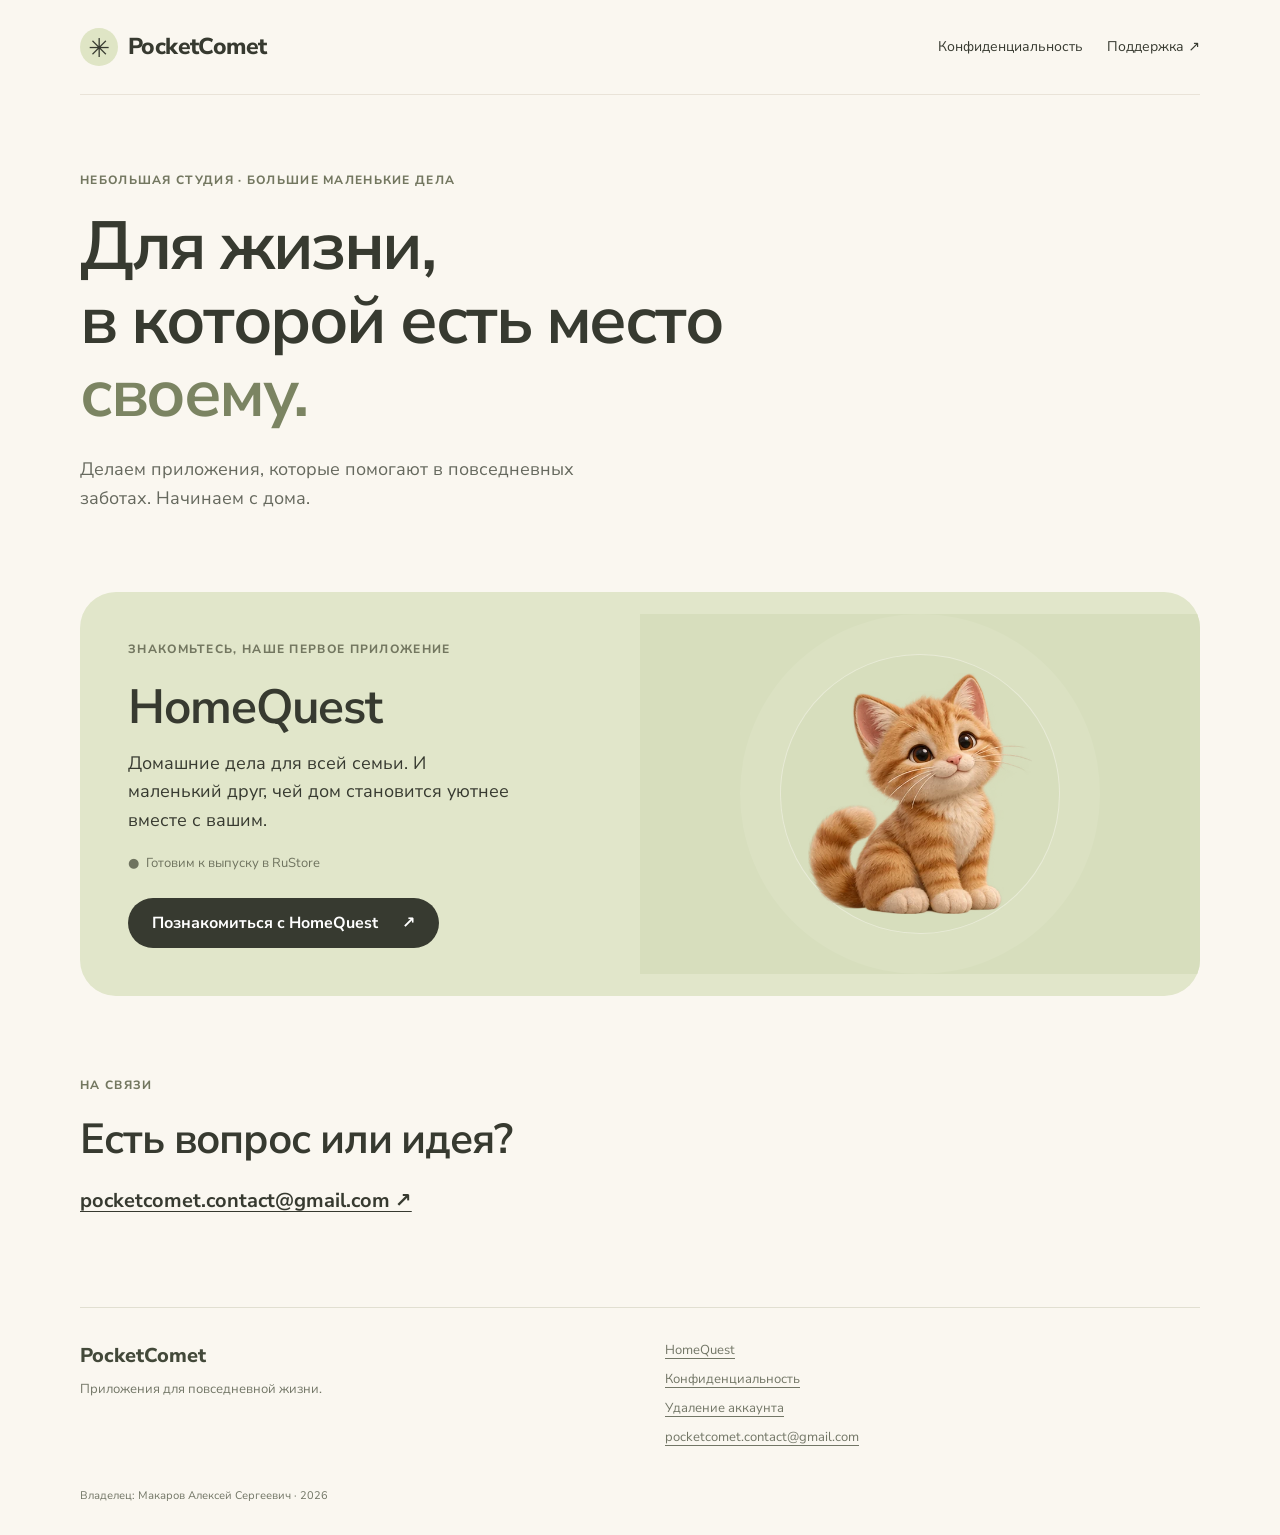
<file: index.html>
<!doctype html>
<html lang="ru"><head><meta charset="utf-8"><meta name="viewport" content="width=device-width,initial-scale=1">
<title>PocketComet — HomeQuest и поддержка</title><meta name="description" content="PocketComet: HomeQuest, домашние дела для семьи и виртуальный питомец. Информация о приложении и поддержка.">
<meta name="theme-color" content="#faf7f0"><link rel="canonical" href="https://pocketcomet.github.io/">
<link rel="icon" type="image/png" href="assets/homequest.png"><link rel="stylesheet" href="assets/style.css">
</head><body><a class="skip" href="#main">К содержимому</a>
<header class="site-header wrap"><a class="brand studio-brand" href="./"><span class="comet" aria-hidden="true">✳</span>PocketComet</a><nav aria-label="Главное меню"><a href="homequest/privacy/">Конфиденциальность</a><a href="mailto:pocketcomet.contact@gmail.com">Поддержка <span aria-hidden="true">↗</span></a></nav></header>
<main id="main">
<section class="studio-intro wrap"><p class="eyebrow">Небольшая студия · большие маленькие дела</p><h1>Для жизни,<br>в которой есть место <em>своему.</em></h1><p class="lead">Делаем приложения, которые помогают в повседневных заботах. Начинаем с дома.</p></section>
<section class="wrap product-feature" aria-labelledby="product"><div class="product-copy"><p class="eyebrow">Знакомьтесь, наше первое приложение</p><h2 id="product">HomeQuest</h2><p>Домашние дела для всей семьи. И маленький друг, чей дом становится уютнее вместе с вашим.</p><span class="status"><span aria-hidden="true">●</span> Готовим к выпуску в RuStore</span><a class="button" href="homequest/">Познакомиться с HomeQuest <span aria-hidden="true">↗</span></a></div><div class="product-pet"><span class="orbit" aria-hidden="true"></span><img src="assets/cat.webp" alt="Рыжий котёнок — один из питомцев HomeQuest" width="400" height="400"></div></section>
<section class="wrap studio-contact"><p class="eyebrow">На связи</p><h2>Есть вопрос или идея?</h2><a class="text-link" href="mailto:pocketcomet.contact@gmail.com">pocketcomet.contact@gmail.com <span aria-hidden="true">↗</span></a></section>
</main>
<footer class="site-footer wrap"><div><a class="footer-brand" href="./">PocketComet</a><p>Приложения для повседневной жизни.</p></div>
<nav aria-label="Документы"><a href="homequest/">HomeQuest</a><a href="homequest/privacy/">Конфиденциальность</a><a href="homequest/delete-account/">Удаление аккаунта</a><a href="mailto:pocketcomet.contact@gmail.com">pocketcomet.contact@gmail.com</a></nav>
<p class="owner">Владелец: Макаров Алексей Сергеевич · 2026</p></footer>
<script src="assets/gallery.js" defer></script></body></html>
</file>
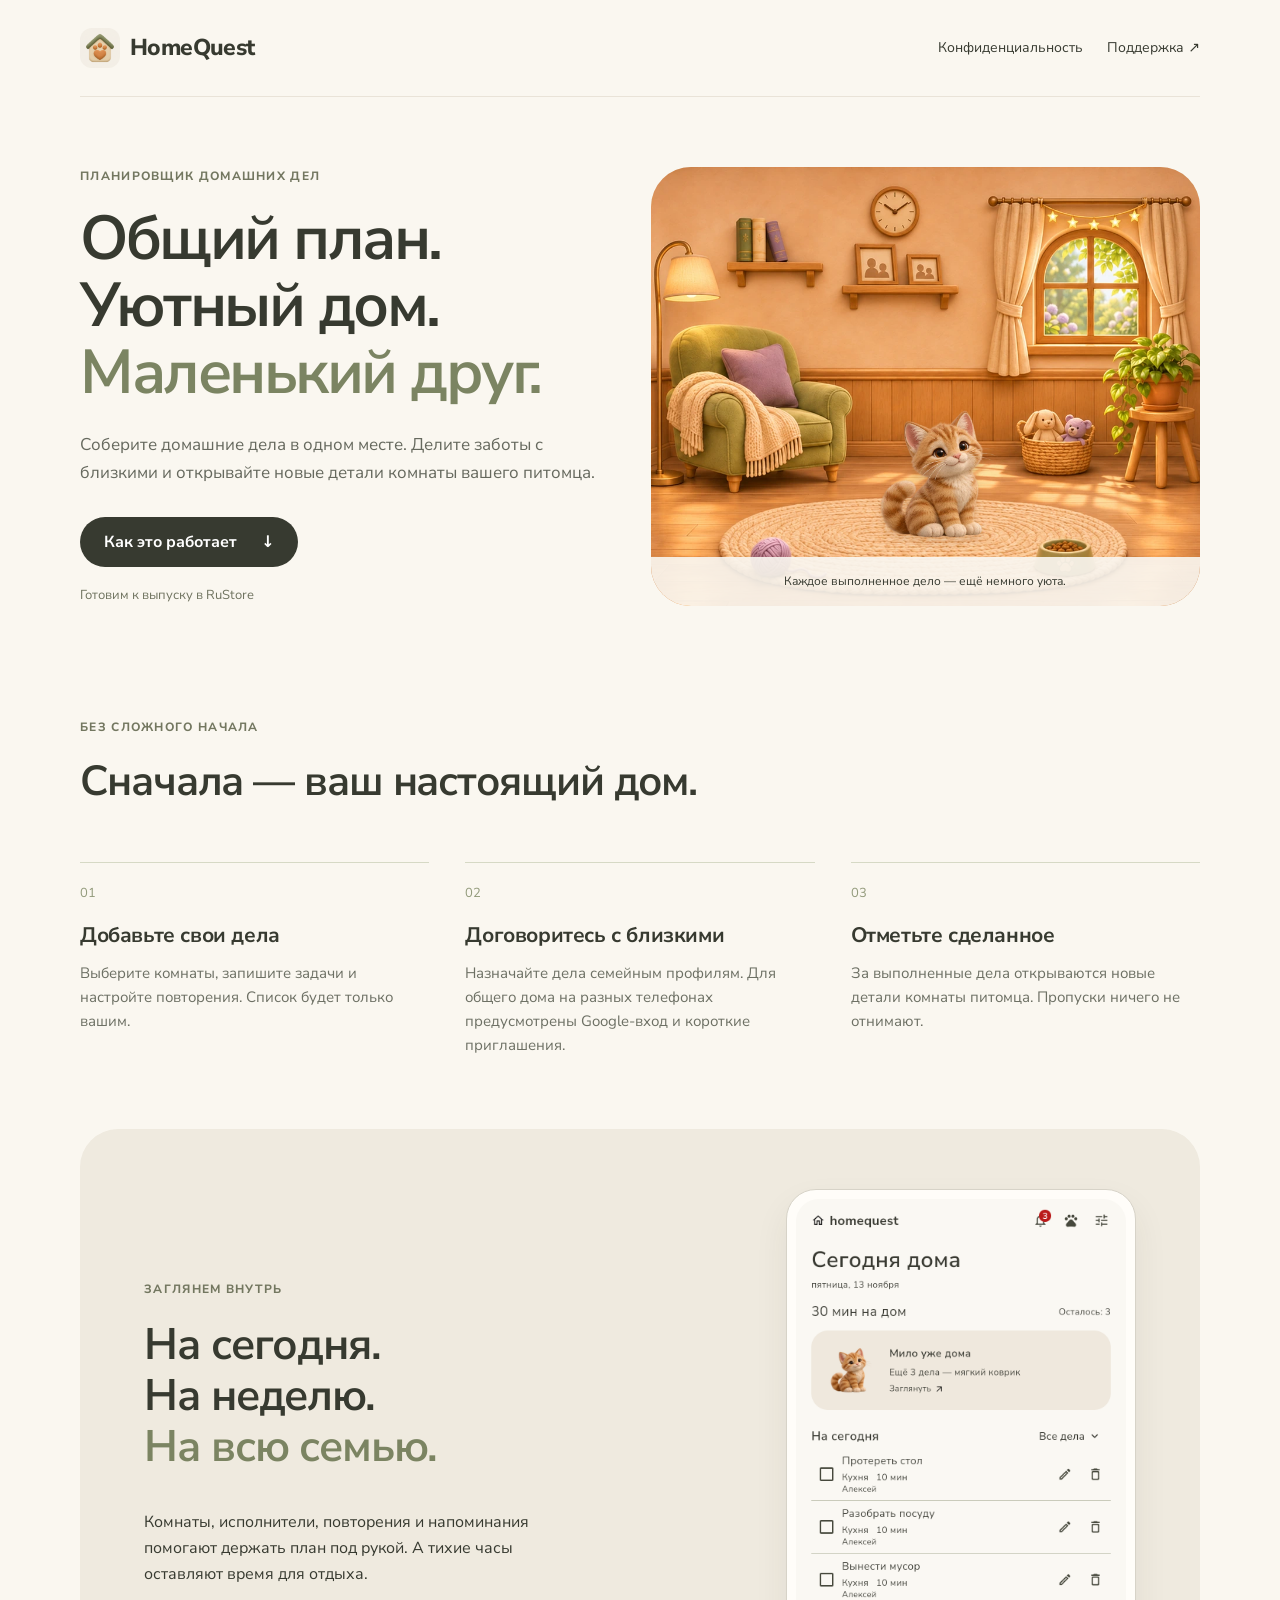
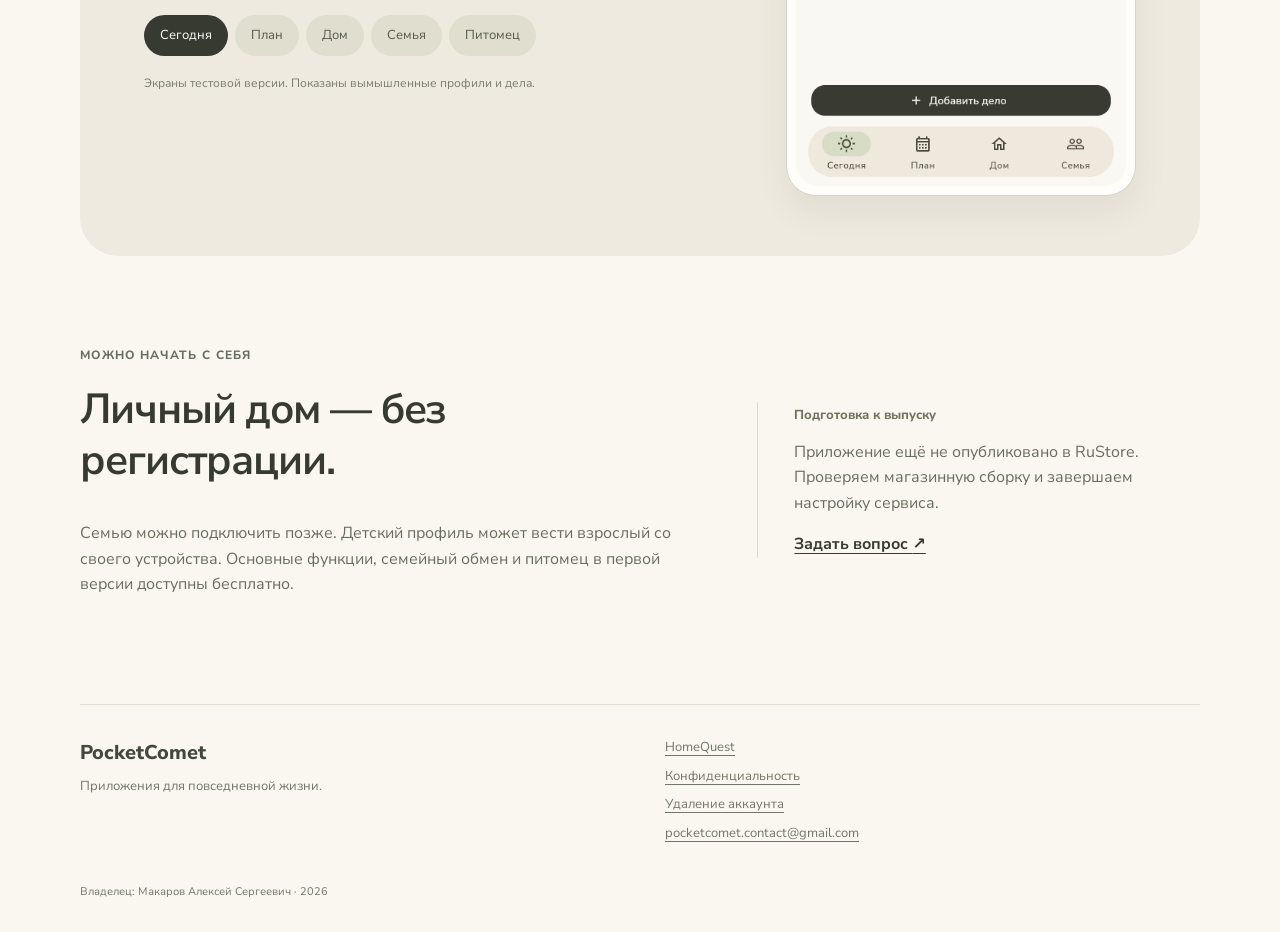
<file: homequest/index.html>
<!doctype html>
<html lang="ru"><head><meta charset="utf-8"><meta name="viewport" content="width=device-width,initial-scale=1">
<title>HomeQuest — домашние дела и маленький уют</title><meta name="description" content="Планируйте домашние дела, подключайте семью и обустраивайте комнату питомца. HomeQuest от PocketComet.">
<meta name="theme-color" content="#faf7f0"><link rel="canonical" href="https://pocketcomet.github.io/homequest/">
<link rel="icon" type="image/png" href="../assets/homequest.png"><link rel="stylesheet" href="../assets/style.css">
</head><body><a class="skip" href="#main">К содержимому</a>
<header class="site-header wrap"><a class="brand" href="../homequest/"><img src="../assets/homequest.png" alt="" width="40" height="40">HomeQuest</a><nav aria-label="Главное меню"><a href="../homequest/privacy/">Конфиденциальность</a><a href="mailto:pocketcomet.contact@gmail.com">Поддержка <span aria-hidden="true">↗</span></a></nav></header>
<main id="main">
<section class="hero wrap"><div class="hero-copy"><p class="eyebrow">Планировщик домашних дел</p><h1>Общий план.<br>Уютный дом.<br><em>Маленький друг.</em></h1><p class="lead">Соберите домашние дела в одном месте. Делите заботы с близкими и открывайте новые детали комнаты вашего питомца.</p><div class="hero-actions"><a class="button" href="#how">Как это работает <span aria-hidden="true">↓</span></a><span class="status">Готовим к выпуску в RuStore</span></div></div>
<figure class="hero-scene"><img class="room" src="../assets/cozy-room.webp" width="1024" height="768" alt="Пример обустроенной комнаты: окно, кресло, растения и мягкий коврик"><img class="scene-pet" src="../assets/cat.webp" alt="" width="300" height="300"><figcaption>Каждое выполненное дело — ещё немного уюта.</figcaption></figure></section>
<section class="how wrap" id="how"><div class="section-heading"><p class="eyebrow">Без сложного начала</p><h2>Сначала — ваш настоящий дом.</h2></div><ol class="steps"><li><span class="step-number">01</span><h3>Добавьте свои дела</h3><p>Выберите комнаты, запишите задачи и настройте повторения. Список будет только вашим.</p></li><li><span class="step-number">02</span><h3>Договоритесь с близкими</h3><p>Назначайте дела семейным профилям. Для общего дома на разных телефонах предусмотрены Google-вход и короткие приглашения.</p></li><li><span class="step-number">03</span><h3>Отметьте сделанное</h3><p>За выполненные дела открываются новые детали комнаты питомца. Пропуски ничего не отнимают.</p></li></ol></section>
<section class="screen-section wrap"><div class="screen-copy"><p class="eyebrow">Заглянем внутрь</p><h2>На сегодня.<br>На неделю.<br><em>На всю семью.</em></h2><p>Комнаты, исполнители, повторения и напоминания помогают держать план под рукой. А тихие часы оставляют время для отдыха.</p><div class="gallery-tabs" role="tablist" aria-label="Экраны приложения"><button type="button" role="tab" id="tab-today" aria-controls="screen-panel" aria-selected="true" data-screen="01-today.png" data-alt="Сегодня: три домашних дела и выбор исполнителя">Сегодня</button><button type="button" role="tab" id="tab-plan" tabindex="-1" aria-controls="screen-panel" aria-selected="false" data-screen="02-plan.png" data-alt="План: домашние дела по дням недели">План</button><button type="button" role="tab" id="tab-rooms" tabindex="-1" aria-controls="screen-panel" aria-selected="false" data-screen="03-rooms.png" data-alt="Дом: комнаты и количество дел в каждой">Дом</button><button type="button" role="tab" id="tab-family" tabindex="-1" aria-controls="screen-panel" aria-selected="false" data-screen="04-family.png" data-alt="Семья: профили участников и подключение общего дома">Семья</button><button type="button" role="tab" id="tab-pet" tabindex="-1" aria-controls="screen-panel" aria-selected="false" data-screen="05-pet.png" data-alt="Питомец: комната котёнка и ближайшее открытие">Питомец</button></div><p class="small muted">Экраны тестовой версии. Показаны вымышленные профили и дела.</p></div><figure class="phone" role="tabpanel" id="screen-panel" aria-labelledby="tab-today"><img id="app-screen" src="../assets/01-today.png" width="864" height="1536" loading="lazy" alt="Сегодня: три домашних дела и выбор исполнителя"></figure></section>
<section class="wrap calm-note"><div><p class="eyebrow">Можно начать с себя</p><h2>Личный дом — без регистрации.</h2><p>Семью можно подключить позже. Детский профиль может вести взрослый со своего устройства. Основные функции, семейный обмен и питомец в первой версии доступны бесплатно.</p></div><div class="release-note"><span class="status">Подготовка к выпуску</span><p>Приложение ещё не опубликовано в RuStore. Проверяем магазинную сборку и завершаем настройку сервиса.</p><a class="text-link" href="mailto:pocketcomet.contact@gmail.com">Задать вопрос <span aria-hidden="true">↗</span></a></div></section>
</main>
<footer class="site-footer wrap"><div><a class="footer-brand" href="../">PocketComet</a><p>Приложения для повседневной жизни.</p></div>
<nav aria-label="Документы"><a href="../homequest/">HomeQuest</a><a href="../homequest/privacy/">Конфиденциальность</a><a href="../homequest/delete-account/">Удаление аккаунта</a><a href="mailto:pocketcomet.contact@gmail.com">pocketcomet.contact@gmail.com</a></nav>
<p class="owner">Владелец: Макаров Алексей Сергеевич · 2026</p></footer>
<script src="../assets/gallery.js" defer></script></body></html>
</file>
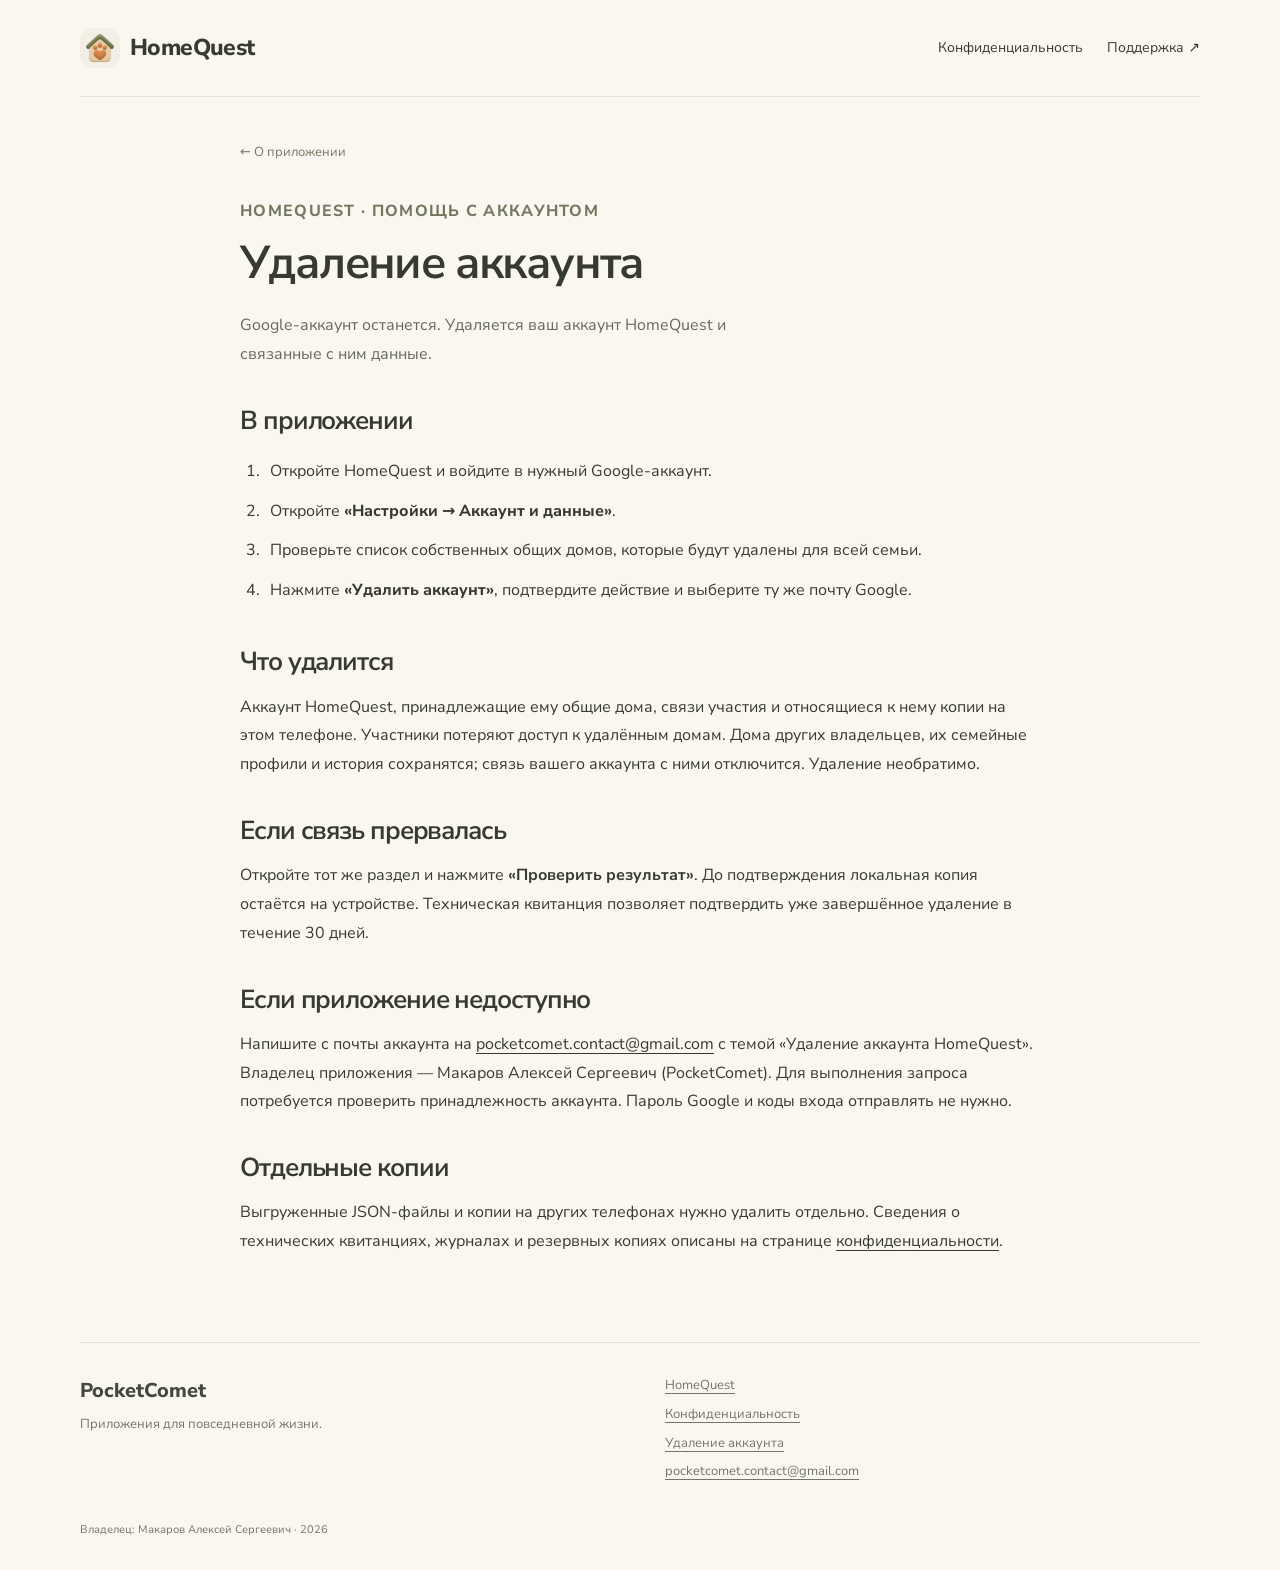
<file: homequest/delete-account/index.html>
<!doctype html>
<html lang="ru"><head><meta charset="utf-8"><meta name="viewport" content="width=device-width,initial-scale=1">
<title>Удаление аккаунта — HomeQuest</title><meta name="description" content="Как удалить аккаунт HomeQuest и его данные. Инструкция и контакт поддержки PocketComet.">
<meta name="theme-color" content="#faf7f0"><link rel="canonical" href="https://pocketcomet.github.io/homequest/delete-account/">
<link rel="icon" type="image/png" href="../../assets/homequest.png"><link rel="stylesheet" href="../../assets/style.css">
</head><body><a class="skip" href="#main">К содержимому</a>
<header class="site-header wrap"><a class="brand" href="../../homequest/"><img src="../../assets/homequest.png" alt="" width="40" height="40">HomeQuest</a><nav aria-label="Главное меню"><a href="../../homequest/privacy/">Конфиденциальность</a><a href="mailto:pocketcomet.contact@gmail.com">Поддержка <span aria-hidden="true">↗</span></a></nav></header>
<main id="main">
<article class="document wrap"><a class="back" href="../../homequest/">← О приложении</a><p class="eyebrow">HomeQuest · помощь с аккаунтом</p><h1>Удаление аккаунта</h1><p class="lead">Google-аккаунт останется. Удаляется ваш аккаунт HomeQuest и связанные с ним данные.</p><h2>В приложении</h2><ol class="document-steps"><li>Откройте HomeQuest и войдите в нужный Google-аккаунт.</li><li>Откройте <strong>«Настройки → Аккаунт и данные»</strong>.</li><li>Проверьте список собственных общих домов, которые будут удалены для всей семьи.</li><li>Нажмите <strong>«Удалить аккаунт»</strong>, подтвердите действие и выберите ту же почту Google.</li></ol><h2>Что удалится</h2><p>Аккаунт HomeQuest, принадлежащие ему общие дома, связи участия и относящиеся к нему копии на этом телефоне. Участники потеряют доступ к удалённым домам. Дома других владельцев, их семейные профили и история сохранятся; связь вашего аккаунта с ними отключится. Удаление необратимо.</p><h2>Если связь прервалась</h2><p>Откройте тот же раздел и нажмите <strong>«Проверить результат»</strong>. До подтверждения локальная копия остаётся на устройстве. Техническая квитанция позволяет подтвердить уже завершённое удаление в течение 30 дней.</p><h2>Если приложение недоступно</h2><p>Напишите с почты аккаунта на <a href="mailto:pocketcomet.contact@gmail.com?subject=Удаление%20аккаунта%20HomeQuest">pocketcomet.contact@gmail.com</a> с темой «Удаление аккаунта HomeQuest». Владелец приложения — Макаров Алексей Сергеевич (PocketComet). Для выполнения запроса потребуется проверить принадлежность аккаунта. Пароль Google и коды входа отправлять не нужно.</p><h2>Отдельные копии</h2><p>Выгруженные JSON-файлы и копии на других телефонах нужно удалить отдельно. Сведения о технических квитанциях, журналах и резервных копиях описаны на странице <a href="../../homequest/privacy/">конфиденциальности</a>.</p></article>
</main>
<footer class="site-footer wrap"><div><a class="footer-brand" href="../../">PocketComet</a><p>Приложения для повседневной жизни.</p></div>
<nav aria-label="Документы"><a href="../../homequest/">HomeQuest</a><a href="../../homequest/privacy/">Конфиденциальность</a><a href="../../homequest/delete-account/">Удаление аккаунта</a><a href="mailto:pocketcomet.contact@gmail.com">pocketcomet.contact@gmail.com</a></nav>
<p class="owner">Владелец: Макаров Алексей Сергеевич · 2026</p></footer>
<script src="../../assets/gallery.js" defer></script></body></html>
</file>
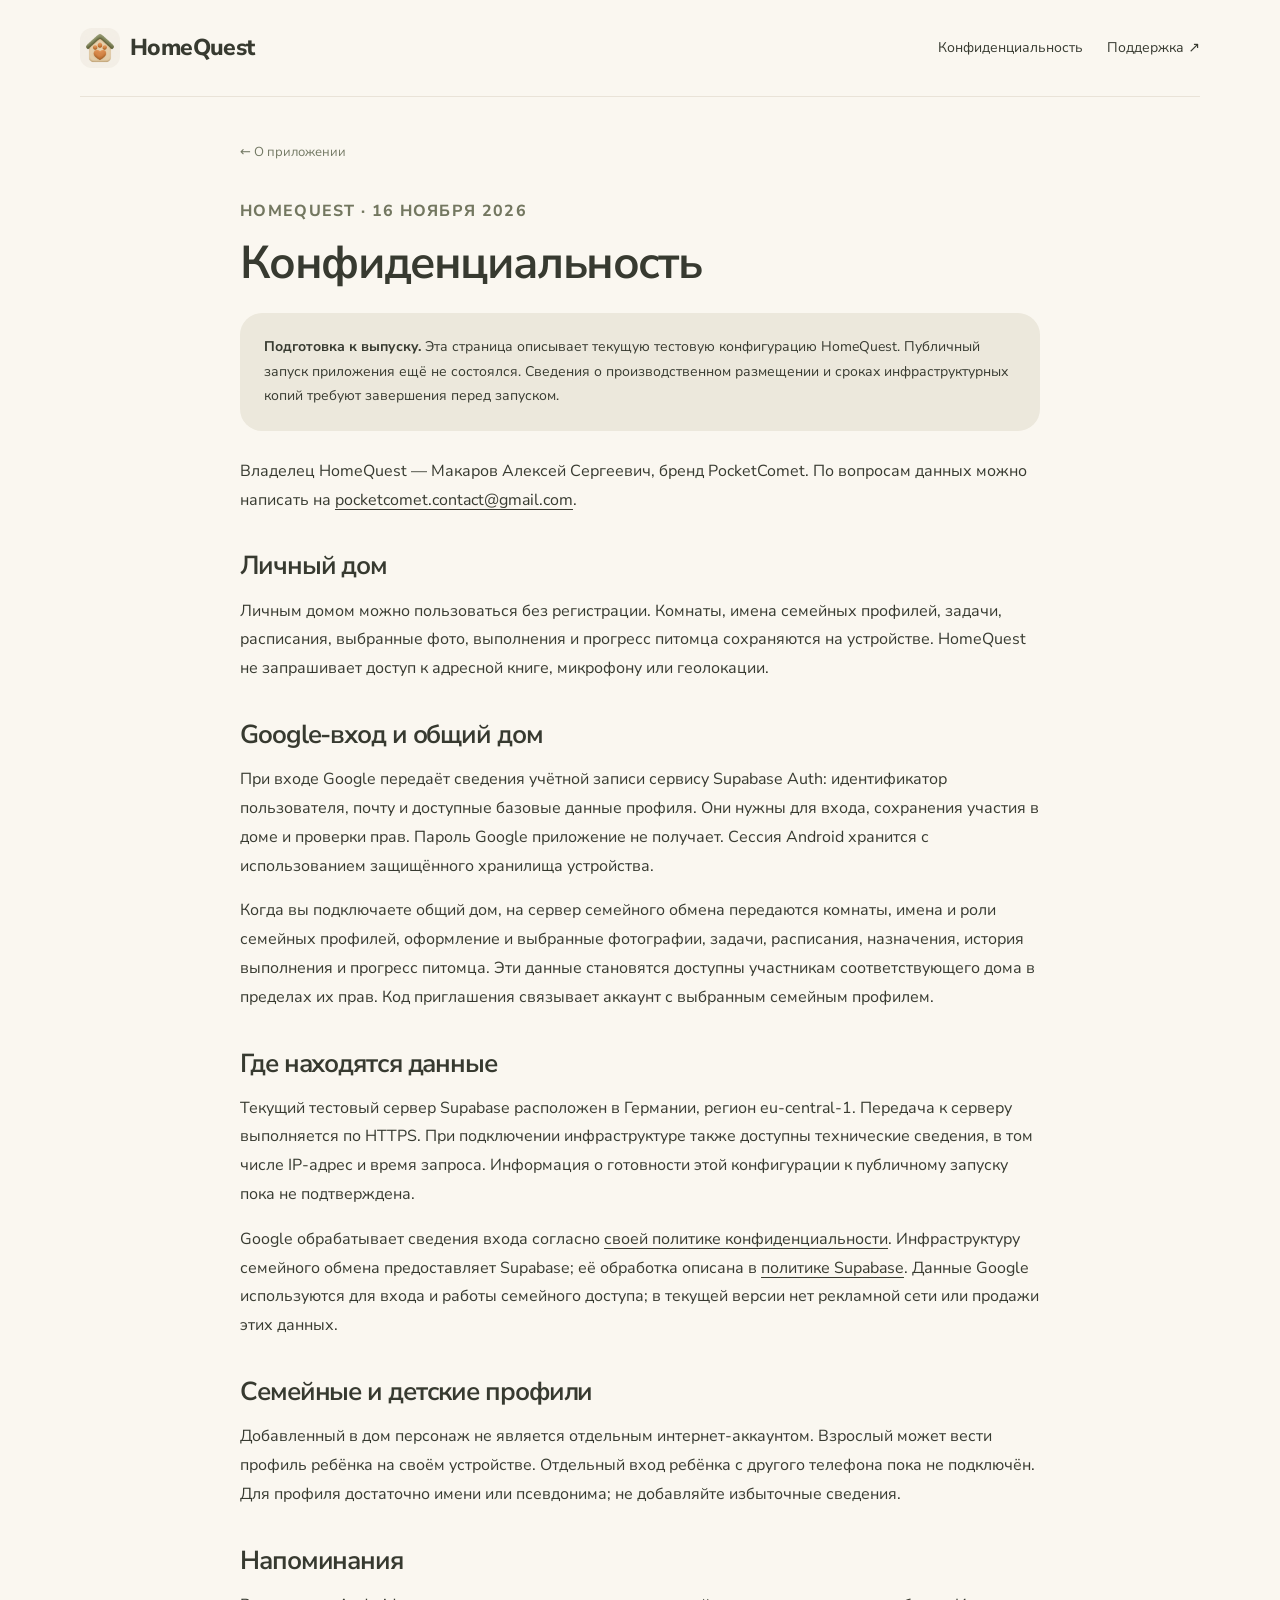
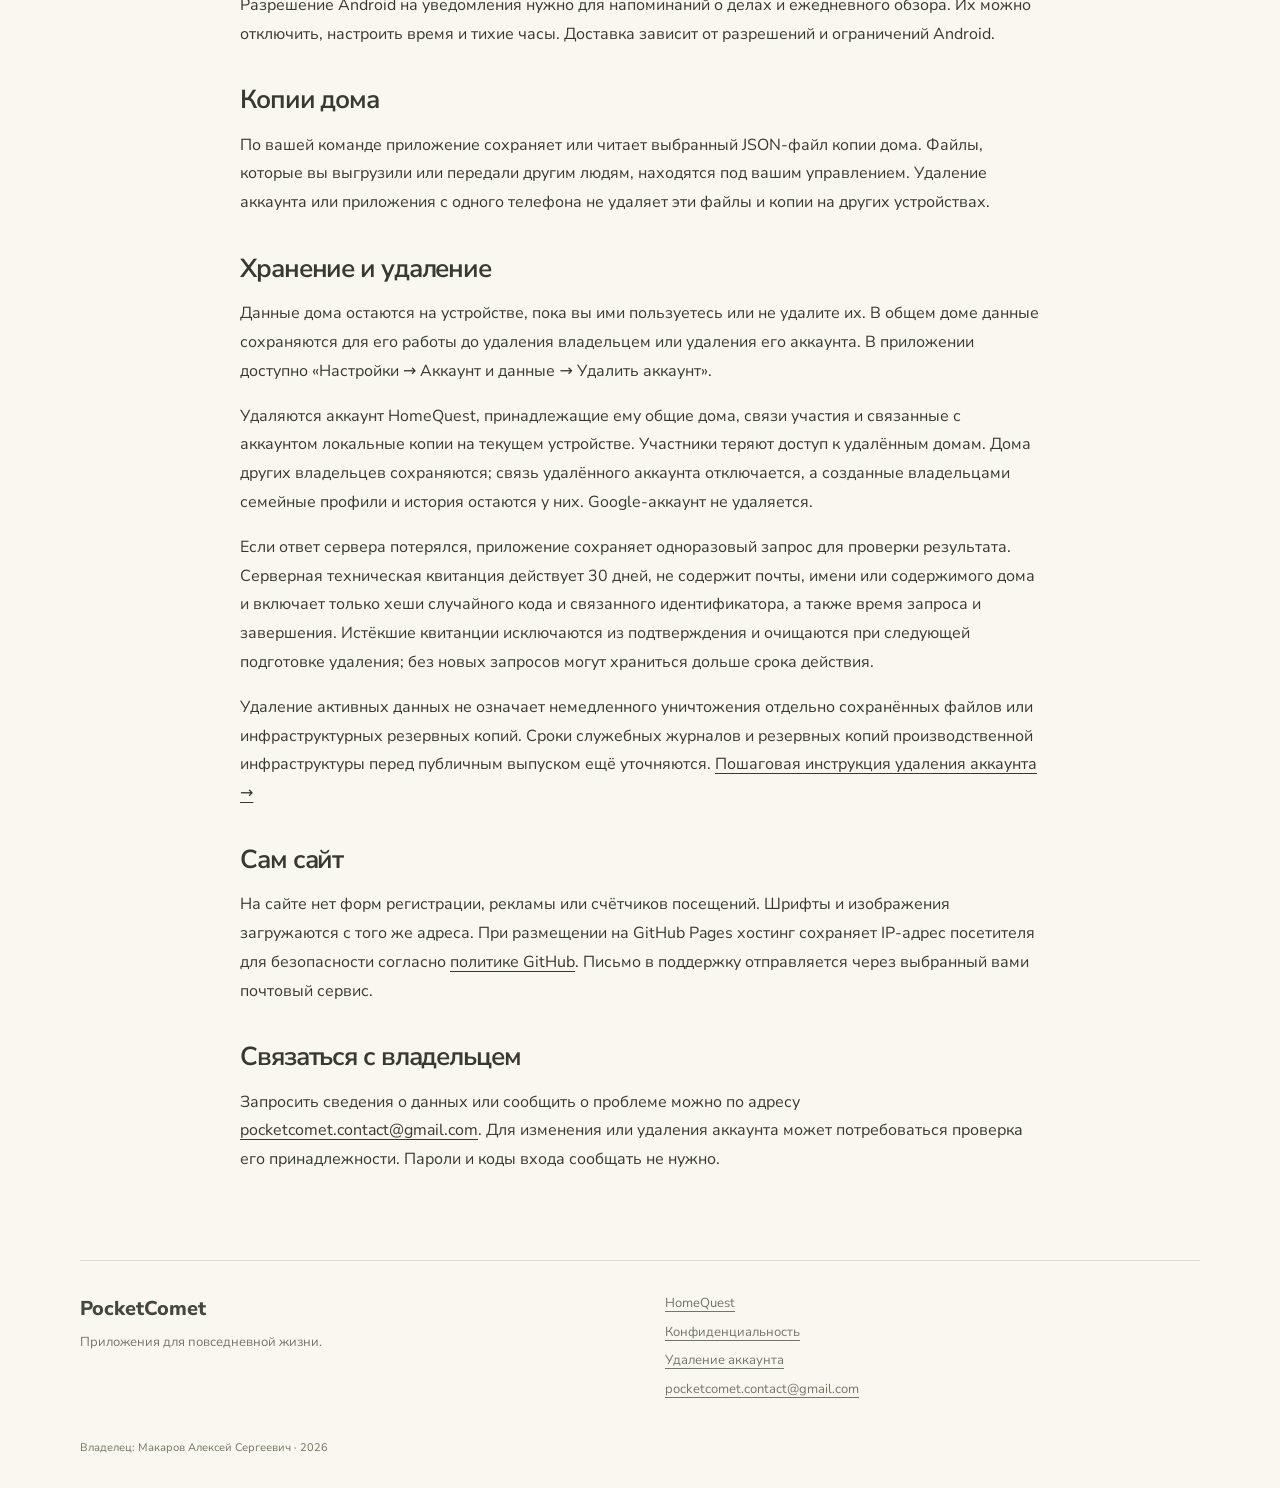
<file: homequest/privacy/index.html>
<!doctype html>
<html lang="ru"><head><meta charset="utf-8"><meta name="viewport" content="width=device-width,initial-scale=1">
<title>Конфиденциальность — HomeQuest</title><meta name="description" content="Какие данные использует HomeQuest, как работает семейный обмен и как удалить аккаунт.">
<meta name="theme-color" content="#faf7f0"><link rel="canonical" href="https://pocketcomet.github.io/homequest/privacy/">
<link rel="icon" type="image/png" href="../../assets/homequest.png"><link rel="stylesheet" href="../../assets/style.css">
</head><body><a class="skip" href="#main">К содержимому</a>
<header class="site-header wrap"><a class="brand" href="../../homequest/"><img src="../../assets/homequest.png" alt="" width="40" height="40">HomeQuest</a><nav aria-label="Главное меню"><a href="../../homequest/privacy/">Конфиденциальность</a><a href="mailto:pocketcomet.contact@gmail.com">Поддержка <span aria-hidden="true">↗</span></a></nav></header>
<main id="main">
<article class="document wrap"><a class="back" href="../../homequest/">← О приложении</a><p class="eyebrow">HomeQuest · 16 ноября 2026</p><h1>Конфиденциальность</h1><div class="document-note"><strong>Подготовка к выпуску.</strong> Эта страница описывает текущую тестовую конфигурацию HomeQuest. Публичный запуск приложения ещё не состоялся. Сведения о производственном размещении и сроках инфраструктурных копий требуют завершения перед запуском.</div>
<p>Владелец HomeQuest — Макаров Алексей Сергеевич, бренд PocketComet. По вопросам данных можно написать на <a href="mailto:pocketcomet.contact@gmail.com">pocketcomet.contact@gmail.com</a>.</p>
<h2>Личный дом</h2><p>Личным домом можно пользоваться без регистрации. Комнаты, имена семейных профилей, задачи, расписания, выбранные фото, выполнения и прогресс питомца сохраняются на устройстве. HomeQuest не запрашивает доступ к адресной книге, микрофону или геолокации.</p>
<h2>Google-вход и общий дом</h2><p>При входе Google передаёт сведения учётной записи сервису Supabase Auth: идентификатор пользователя, почту и доступные базовые данные профиля. Они нужны для входа, сохранения участия в доме и проверки прав. Пароль Google приложение не получает. Сессия Android хранится с использованием защищённого хранилища устройства.</p><p>Когда вы подключаете общий дом, на сервер семейного обмена передаются комнаты, имена и роли семейных профилей, оформление и выбранные фотографии, задачи, расписания, назначения, история выполнения и прогресс питомца. Эти данные становятся доступны участникам соответствующего дома в пределах их прав. Код приглашения связывает аккаунт с выбранным семейным профилем.</p>
<h2>Где находятся данные</h2><p>Текущий тестовый сервер Supabase расположен в Германии, регион eu-central-1. Передача к серверу выполняется по HTTPS. При подключении инфраструктуре также доступны технические сведения, в том числе IP-адрес и время запроса. Информация о готовности этой конфигурации к публичному запуску пока не подтверждена.</p><p>Google обрабатывает сведения входа согласно <a href="https://policies.google.com/privacy" rel="noopener">своей политике конфиденциальности</a>. Инфраструктуру семейного обмена предоставляет Supabase; её обработка описана в <a href="https://supabase.com/privacy" rel="noopener">политике Supabase</a>. Данные Google используются для входа и работы семейного доступа; в текущей версии нет рекламной сети или продажи этих данных.</p>
<h2>Семейные и детские профили</h2><p>Добавленный в дом персонаж не является отдельным интернет-аккаунтом. Взрослый может вести профиль ребёнка на своём устройстве. Отдельный вход ребёнка с другого телефона пока не подключён. Для профиля достаточно имени или псевдонима; не добавляйте избыточные сведения.</p>
<h2>Напоминания</h2><p>Разрешение Android на уведомления нужно для напоминаний о делах и ежедневного обзора. Их можно отключить, настроить время и тихие часы. Доставка зависит от разрешений и ограничений Android.</p>
<h2>Копии дома</h2><p>По вашей команде приложение сохраняет или читает выбранный JSON-файл копии дома. Файлы, которые вы выгрузили или передали другим людям, находятся под вашим управлением. Удаление аккаунта или приложения с одного телефона не удаляет эти файлы и копии на других устройствах.</p>
<h2>Хранение и удаление</h2><p>Данные дома остаются на устройстве, пока вы ими пользуетесь или не удалите их. В общем доме данные сохраняются для его работы до удаления владельцем или удаления его аккаунта. В приложении доступно «Настройки → Аккаунт и данные → Удалить аккаунт».</p><p>Удаляются аккаунт HomeQuest, принадлежащие ему общие дома, связи участия и связанные с аккаунтом локальные копии на текущем устройстве. Участники теряют доступ к удалённым домам. Дома других владельцев сохраняются; связь удалённого аккаунта отключается, а созданные владельцами семейные профили и история остаются у них. Google-аккаунт не удаляется.</p><p>Если ответ сервера потерялся, приложение сохраняет одноразовый запрос для проверки результата. Серверная техническая квитанция действует 30 дней, не содержит почты, имени или содержимого дома и включает только хеши случайного кода и связанного идентификатора, а также время запроса и завершения. Истёкшие квитанции исключаются из подтверждения и очищаются при следующей подготовке удаления; без новых запросов могут храниться дольше срока действия.</p><p>Удаление активных данных не означает немедленного уничтожения отдельно сохранённых файлов или инфраструктурных резервных копий. Сроки служебных журналов и резервных копий производственной инфраструктуры перед публичным выпуском ещё уточняются. <a href="../../homequest/delete-account/">Пошаговая инструкция удаления аккаунта →</a></p>
<h2>Сам сайт</h2><p>На сайте нет форм регистрации, рекламы или счётчиков посещений. Шрифты и изображения загружаются с того же адреса. При размещении на GitHub Pages хостинг сохраняет IP-адрес посетителя для безопасности согласно <a href="https://docs.github.com/en/site-policy/privacy-policies/github-general-privacy-statement" rel="noopener">политике GitHub</a>. Письмо в поддержку отправляется через выбранный вами почтовый сервис.</p>
<h2>Связаться с владельцем</h2><p>Запросить сведения о данных или сообщить о проблеме можно по адресу <a href="mailto:pocketcomet.contact@gmail.com">pocketcomet.contact@gmail.com</a>. Для изменения или удаления аккаунта может потребоваться проверка его принадлежности. Пароли и коды входа сообщать не нужно.</p></article>
</main>
<footer class="site-footer wrap"><div><a class="footer-brand" href="../../">PocketComet</a><p>Приложения для повседневной жизни.</p></div>
<nav aria-label="Документы"><a href="../../homequest/">HomeQuest</a><a href="../../homequest/privacy/">Конфиденциальность</a><a href="../../homequest/delete-account/">Удаление аккаунта</a><a href="mailto:pocketcomet.contact@gmail.com">pocketcomet.contact@gmail.com</a></nav>
<p class="owner">Владелец: Макаров Алексей Сергеевич · 2026</p></footer>
<script src="../../assets/gallery.js" defer></script></body></html>
</file>
<file: assets/style.css>
@font-face{font-family:Nunito;src:url(nunito.ttf) format('truetype');font-weight:200 900;font-display:swap}*{box-sizing:border-box}html{scroll-behavior:smooth}body{margin:0;background:#faf7f0;color:#373a30;font-family:Nunito,system-ui,sans-serif;line-height:1.6;-webkit-font-smoothing:antialiased}a{color:inherit;text-underline-offset:4px}button{font:inherit}img{display:block;max-width:100%;height:auto}.wrap{width:min(1120px,calc(100% - 64px));margin-inline:auto}.skip{position:fixed;top:-90px;left:16px;z-index:20;padding:12px 20px;border-radius:16px;background:#373a30;color:white}.skip:focus{top:12px}a:focus-visible,button:focus-visible{outline:3px solid #8e82b5;outline-offset:5px}.site-header{display:flex;align-items:center;justify-content:space-between;gap:28px;padding-block:28px;border-bottom:1px solid #e9e3d8}.brand{display:flex;align-items:center;gap:10px;text-decoration:none;font-size:23px;letter-spacing:-.6px;font-weight:800;flex-shrink:0}.brand img{border-radius:12px;width:40px;height:40px}.comet{width:38px;height:38px;display:grid;place-items:center;background:#dfe5c5;border-radius:50%;font-size:26px;font-weight:500}.site-header nav{display:flex;flex-wrap:wrap;gap:24px;font-size:14px}.site-header nav a{text-decoration:none}.site-header nav a:hover{color:#656f46}.eyebrow{margin:0 0 20px;font-size:12px;font-weight:750;letter-spacing:1.3px;text-transform:uppercase;color:#737760}h1,h2,h3,p{margin-top:0}h1{font-size:clamp(38px,5.5vw,68px);line-height:1.08;letter-spacing:-2.5px;font-weight:650;margin-bottom:24px}h2{font-size:clamp(27px,3.5vw,42px);line-height:1.2;letter-spacing:-1.1px;font-weight:650}h3{font-size:21px;letter-spacing:-.4px;line-height:1.3}em{font-style:normal;color:#7b8462}.lead{font-size:18px;line-height:1.65;color:#66695e;max-width:570px}.button{display:inline-flex;align-items:center;justify-content:center;gap:24px;min-height:50px;padding:12px 24px;border-radius:100px;background:#373a30;color:#fff;text-decoration:none;font-weight:700;line-height:1.4;transition:background .2s,transform .2s}.button:hover{background:#515744;transform:translateY(-2px)}.status{display:inline-flex;align-items:center;gap:7px;font-size:13px;color:#6f735f}.text-link{font-weight:700;text-decoration-thickness:1px}.muted{color:#787b70}.small{font-size:12px}.studio-intro{padding-block:76px 60px;max-width:1120px}.studio-intro h1{max-width:850px}.studio-intro .lead{max-width:550px}.product-feature{display:grid;grid-template-columns:1fr 1fr;align-items:center;background:#e1e6ca;border-radius:36px;overflow:hidden;min-height:360px}.product-copy{padding:48px}.product-copy h2{font-size:48px;margin-bottom:12px}.product-copy p:not(.eyebrow){max-width:390px;font-size:18px}.product-copy .status{display:flex;margin-bottom:24px}.product-pet{position:relative;display:grid;place-items:center;min-height:360px;background:#d7debd}.product-pet img{width:65%;max-width:300px;position:relative;z-index:1}.orbit{position:absolute;width:280px;height:280px;border:1px solid #faf7f080;border-radius:50%;transform:rotate(-22deg);box-shadow:0 0 0 40px #faf7f017}.studio-contact{padding-block:80px 90px}.studio-contact h2{margin-bottom:20px}.studio-contact .text-link{font-size:20px}.hero{display:grid;grid-template-columns:1fr 1.05fr;align-items:center;gap:48px;padding-block:70px 76px}.hero h1{font-size:clamp(38px,5vw,62px)}.hero .lead{font-size:17px}.hero-actions{display:flex;align-items:flex-start;flex-direction:column;gap:18px;margin-top:30px}.hero-scene{position:relative;margin:0;border-radius:40px;overflow:hidden;background:#e9d5b8;align-self:stretch;min-height:420px}.hero-scene .room{position:absolute;inset:0;width:100%;height:100%;object-fit:cover;object-position:56% center}.hero-scene .scene-pet{position:absolute;bottom:12%;left:38%;width:29%;height:36%;object-fit:contain;filter:drop-shadow(0 6px 4px #5b391c25)}.hero-scene figcaption{position:absolute;bottom:0;left:0;right:0;padding:15px 20px;background:#faf7f0e8;font-size:12px;text-align:center}.how{padding-block:36px 72px}.section-heading{max-width:630px}.steps{display:grid;grid-template-columns:repeat(3,1fr);gap:36px;list-style:none;padding:20px 0 0;margin:0}.steps li{border-top:1px solid #d6d9c5;padding-top:20px}.step-number{color:#929a7b;font-size:13px;display:block;margin-bottom:18px}.steps h3{margin-bottom:12px}.steps p{font-size:15px;color:#6d7064;margin-bottom:0}.screen-section{display:grid;grid-template-columns:1fr 350px;gap:100px;align-items:center;padding:60px 64px;background:#efeadf;border-radius:38px}.screen-copy h2{font-size:44px;line-height:1.17}.screen-copy>p:not(.eyebrow){max-width:410px}.gallery-tabs{display:flex;flex-wrap:wrap;gap:7px;margin:28px 0 18px}.gallery-tabs button{border:1px solid transparent;border-radius:100px;padding:9px 15px;color:#53594a;background:#e0dece;cursor:pointer;font-size:13px;transition:background .2s}.gallery-tabs [aria-selected=true]{background:#373a30;color:#fff}.gallery-tabs button:hover{border-color:#838b6f}.phone{margin:0;padding:9px;background:#fffdf9;border:1px solid #d7d3c8;border-radius:30px;box-shadow:0 16px 34px #3c392313;overflow:hidden}.phone img{width:100%;border-radius:23px;aspect-ratio:9/16;object-fit:cover}.calm-note{display:grid;grid-template-columns:1.35fr 1fr;gap:80px;padding-block:90px}.calm-note p{color:#686e5e}.release-note{border-left:1px solid #d8dccb;padding-left:36px;align-self:center}.release-note .status{font-weight:750;margin-bottom:14px}.site-footer{border-top:1px solid #e1dfd1;padding-block:32px 24px;display:grid;grid-template-columns:1fr 1fr;gap:16px 50px;font-size:13px;color:#727666}.footer-brand{font-size:20px;font-weight:800;text-decoration:none;color:#43493a}.site-footer p{margin:7px 0}.site-footer nav{display:flex;flex-direction:column;align-items:flex-start;gap:8px}.owner{grid-column:1/-1;font-size:11px;padding-top:16px}.document{max-width:800px;padding-block:42px 70px}.back{font-size:13px;color:#737964;display:inline-block;margin-bottom:34px;text-decoration:none}.document h1{font-size:46px;overflow-wrap:anywhere;letter-spacing:-1.6px}.document .eyebrow{margin-bottom:12px}.document h2{font-size:26px;margin-top:36px;margin-bottom:15px}.document p{font-size:16px;line-height:1.8}.document-note{padding:22px 24px;margin:26px 0;border-radius:22px;background:#ece8dc;font-size:14px;line-height:1.75}.document-steps{padding-left:24px}.document-steps li{padding:7px 0 7px 6px}.document a{overflow-wrap:anywhere}.document-steps strong{font-weight:750}@media(max-width:900px){.hero{gap:28px}.hero-scene{min-height:390px}.screen-section{grid-template-columns:1fr 270px;gap:45px;padding:44px 38px}.screen-copy h2{font-size:36px}.calm-note{gap:40px}.steps{gap:22px}.product-copy{padding:35px}}@media(max-width:650px){.wrap{width:calc(100% - 36px)}.site-header{gap:14px;padding-block:18px;align-items:flex-start}.brand{font-size:20px}.brand img{width:34px;height:34px}.site-header nav{font-size:11px;gap:6px 15px;justify-content:flex-end;max-width:170px;padding-top:7px}.studio-intro{padding-block:48px 32px}.studio-intro h1,h1{font-size:40px;letter-spacing:-1.5px}.lead{font-size:16px}.studio-intro .eyebrow{font-size:10px}.product-feature{grid-template-columns:1fr;border-radius:28px}.product-copy{padding:30px}.product-copy h2{font-size:38px}.product-copy p:not(.eyebrow){font-size:16px}.product-pet{min-height:265px}.product-pet img{width:60%;max-width:220px}.orbit{width:200px;height:200px}.studio-contact{padding-block:50px 55px}.studio-contact .text-link{font-size:16px}.hero{grid-template-columns:1fr;padding-block:40px 44px;gap:32px}.hero h1{font-size:43px;letter-spacing:-1.8px}.hero .lead{font-size:16px}.hero-actions{margin-top:24px;gap:15px}.hero-scene{min-width:0;min-height:0;width:100%;border-radius:28px;aspect-ratio:4/3}.hero-scene .room{object-position:center}.hero-scene .scene-pet{bottom:10%;left:38%;height:38%;width:27%}.hero-scene figcaption{font-size:11px;padding:10px}.how{padding-block:18px 44px}.steps{grid-template-columns:1fr;gap:24px;padding-top:12px}.steps li{position:relative;padding:22px 0 0 42px}.step-number{position:absolute;left:0;top:23px}.steps h3{font-size:20px}.steps p{font-size:15px}.screen-section{grid-template-columns:1fr;gap:26px;padding:32px 24px;border-radius:28px}.screen-copy h2{font-size:35px}.phone{width:min(270px,100%);margin-inline:auto}.gallery-tabs{gap:6px}.gallery-tabs button{padding:8px 12px}.calm-note{grid-template-columns:1fr;gap:26px;padding-block:50px}.release-note{border-left:0;border-top:1px solid #d8dccb;padding:24px 0 0}.site-footer{grid-template-columns:1fr;padding-top:28px;gap:16px}.owner{padding-top:10px}.document{padding-top:30px}.document h1{font-size:35px;letter-spacing:-1px}.document h2{font-size:23px}.document p{font-size:15px}.document-note{padding:18px;font-size:13px}.document .lead{font-size:17px}}@media(prefers-reduced-motion:reduce){html{scroll-behavior:auto}*{animation:none!important;transition:none!important}}
</file>
